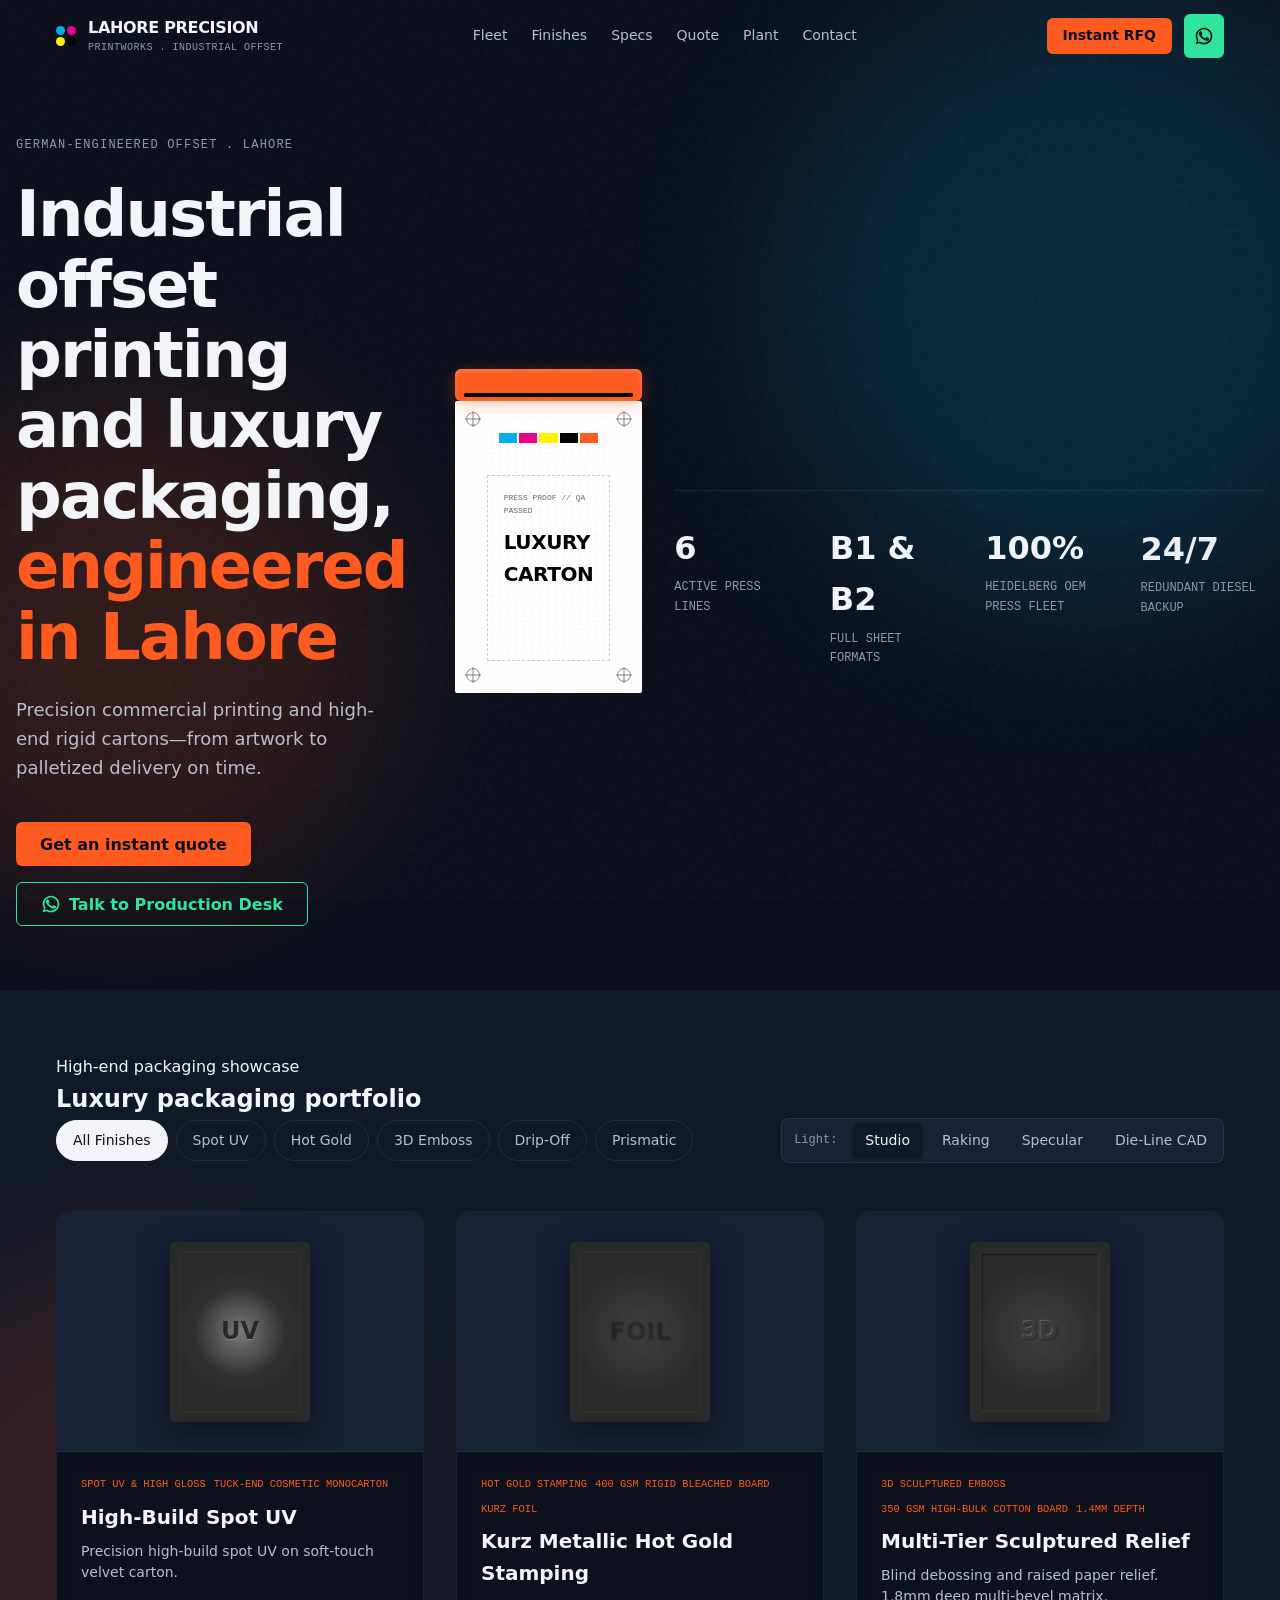
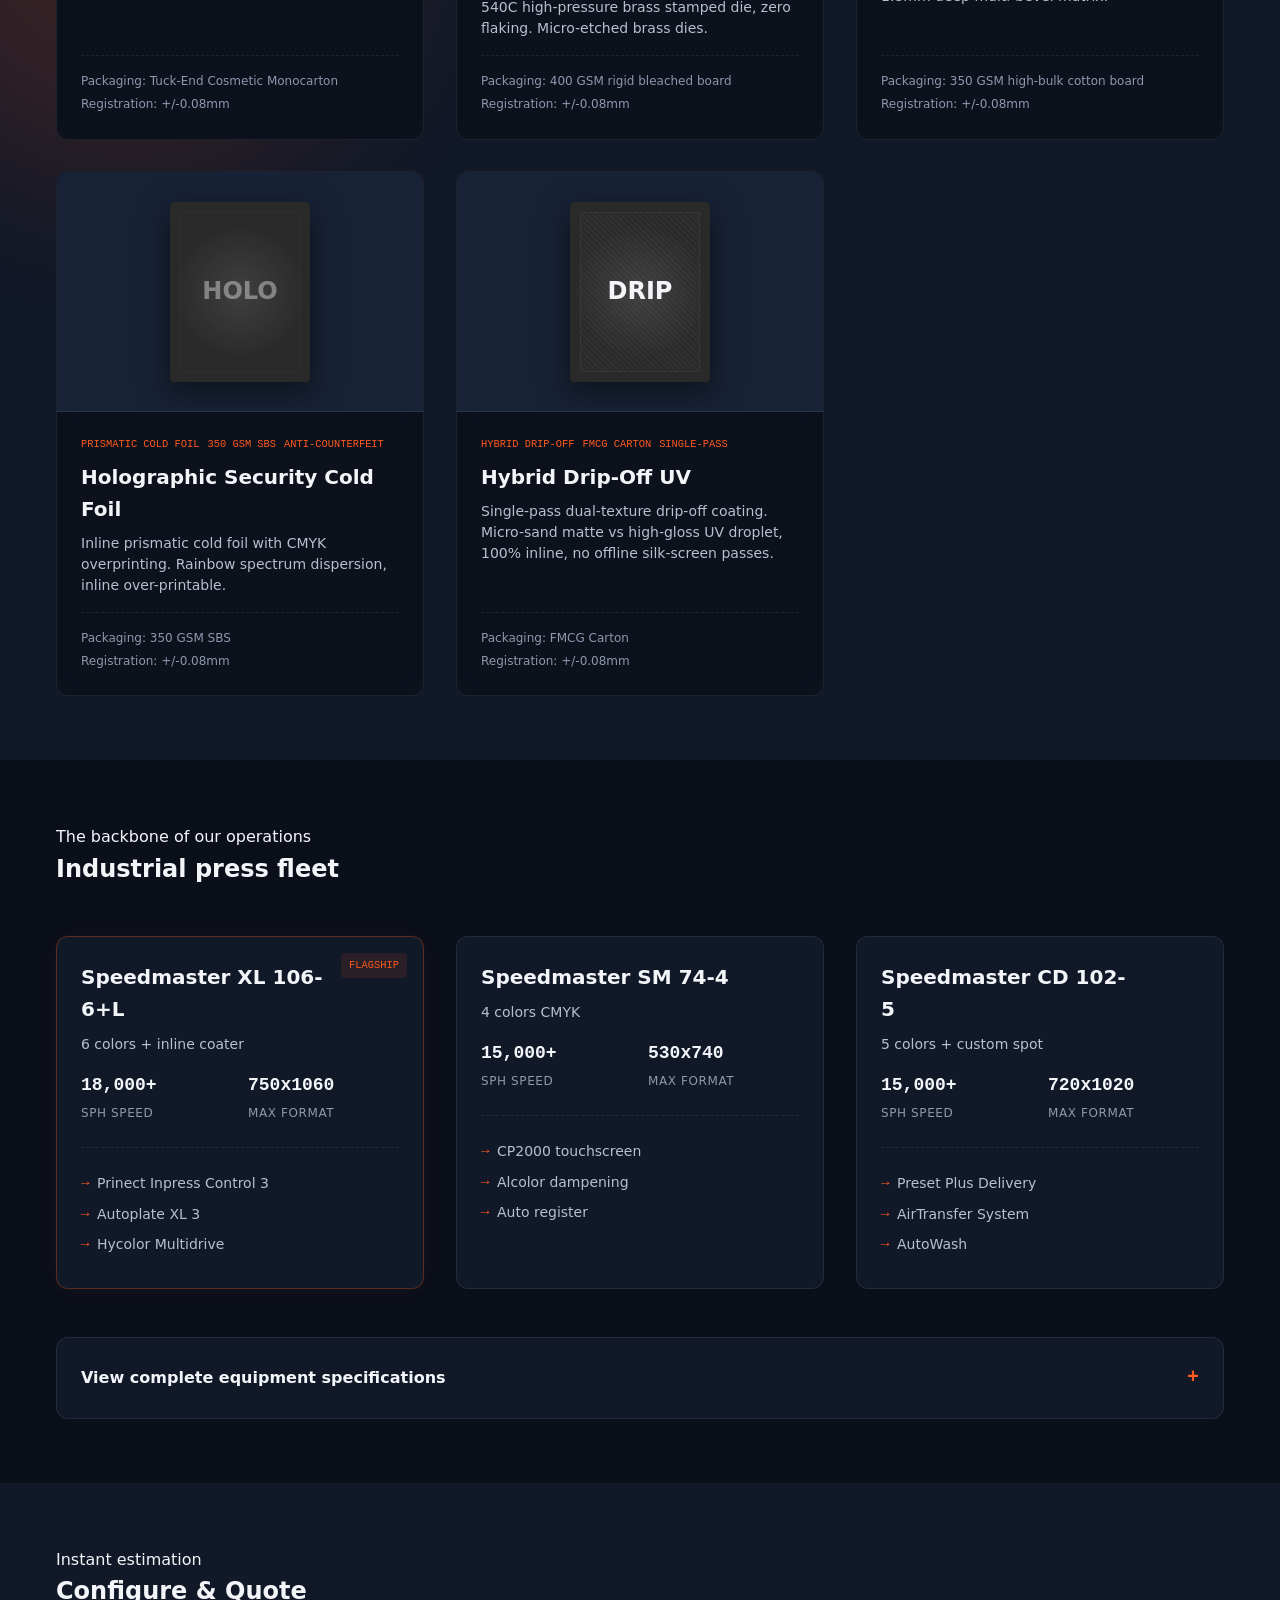
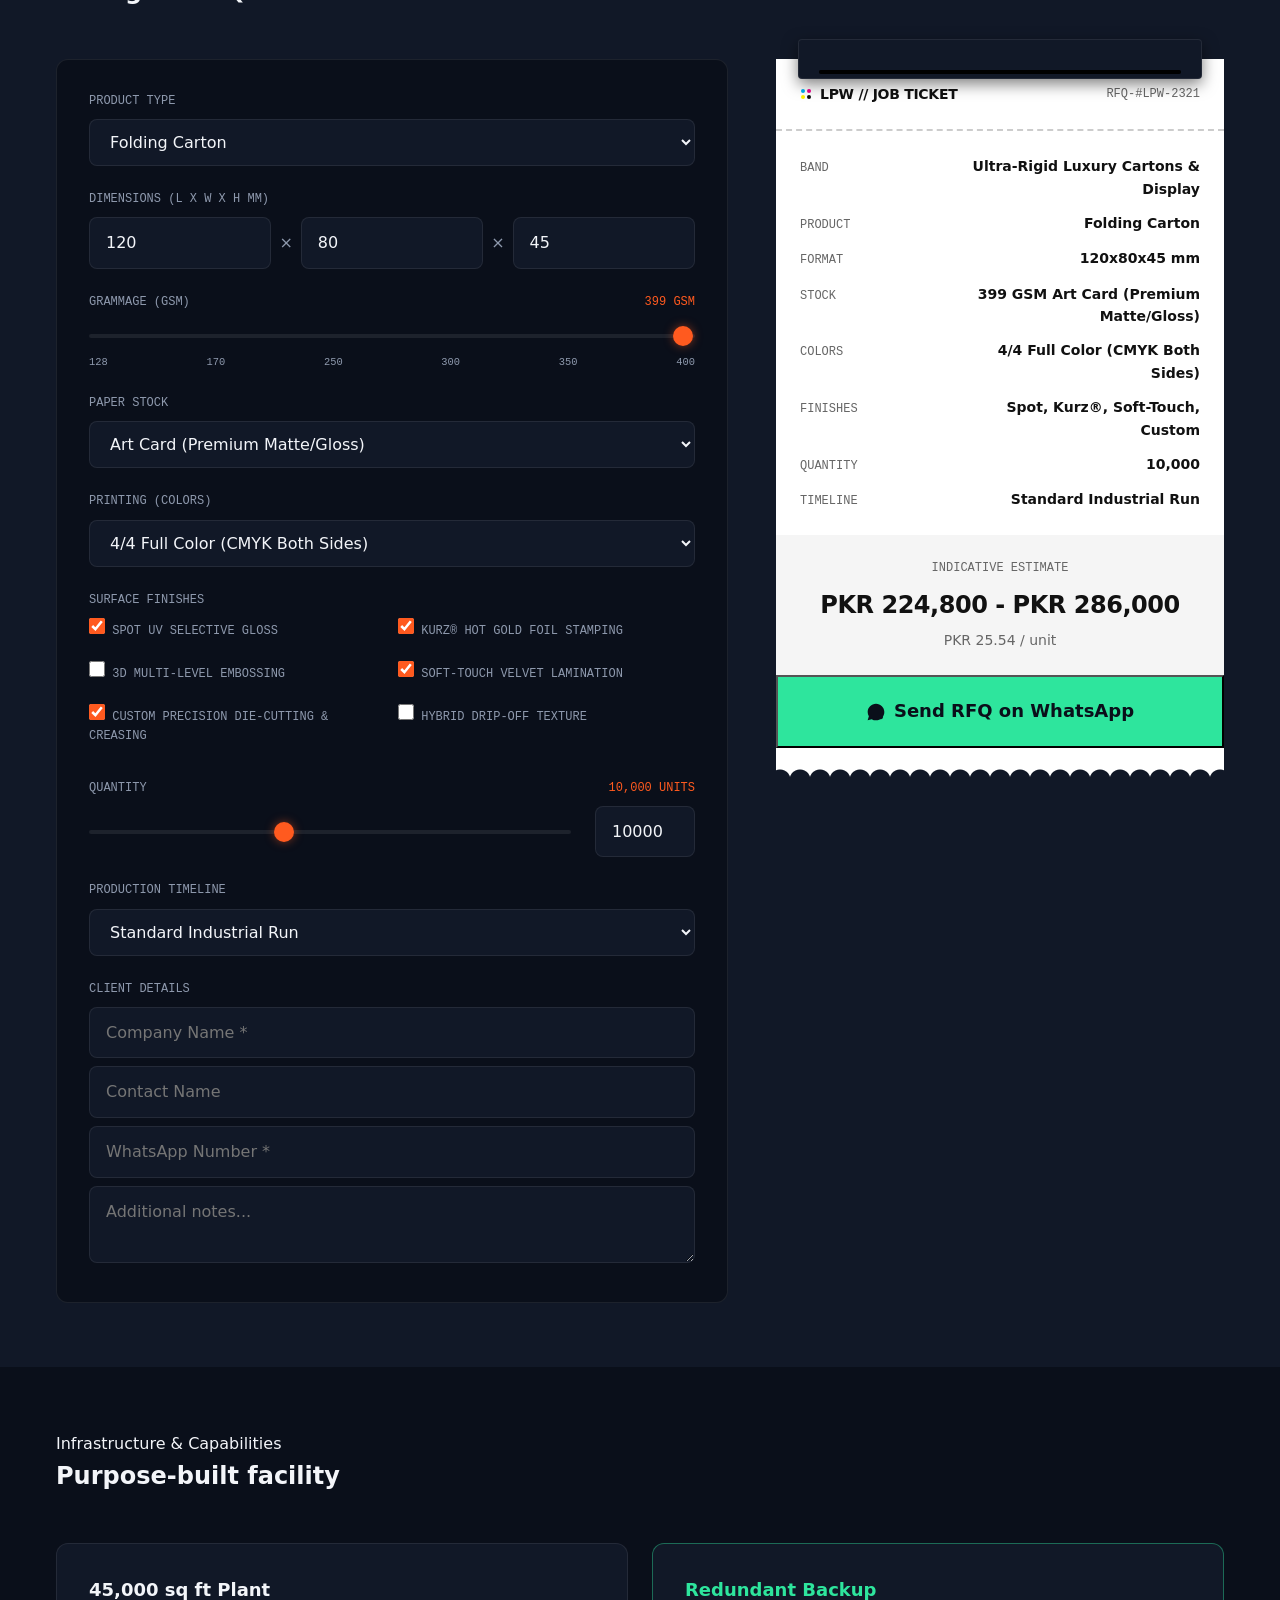
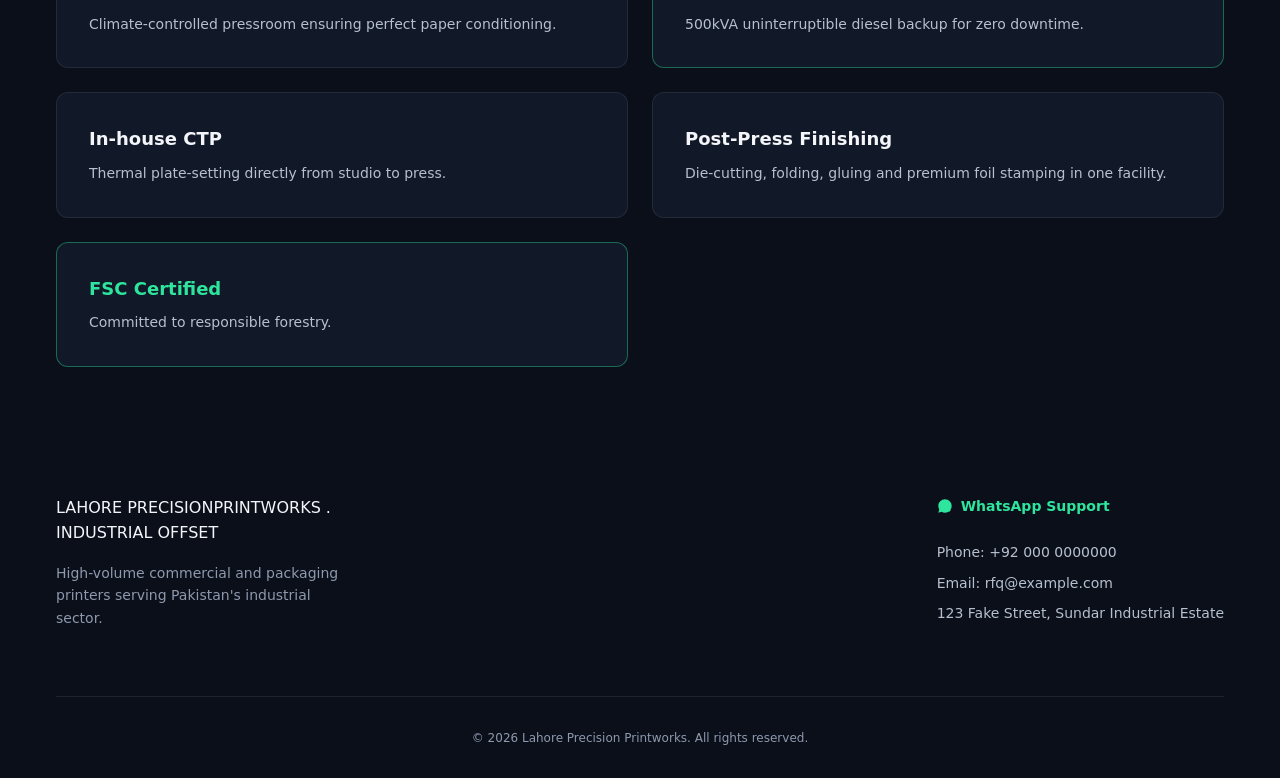
<file: index.html>
<!DOCTYPE html>
<html lang="en" dir="ltr">
<head>
  <meta charset="utf-8">
  <meta name="viewport" content="width=device-width, initial-scale=1">
  <title>Lahore Precision Printworks — Industrial Offset & Luxury Packaging</title>
  <meta name="description" content="German-engineered offset printing and luxury packaging in Lahore. FMCG, pharma, cosmetics.">
  <link rel="canonical" href="https://example.com/"> <!-- TODO -->

  <meta property="og:type" content="website">
  <meta property="og:title" content="Lahore Precision Printworks — Industrial Offset">
  <meta property="og:description" content="German-engineered offset printing and luxury packaging in Lahore.">
  <meta property="og:url" content="https://example.com/"> <!-- TODO -->
  <meta property="og:locale" content="en_PK">

  <!-- Inline SVG favicon -->
  <link rel="icon" href="data:image/svg+xml,<svg xmlns='http://www.w3.org/2000/svg' viewBox='0 0 32 32'><rect width='32' height='32' rx='6' fill='%23FF5A1F'/><text x='50%25' y='55%25' dominant-baseline='central' text-anchor='middle' fill='%230A0F1A' font-family='sans-serif' font-weight='700' font-size='18'>P</text></svg>">

  <!-- Fonts -->
  <link rel="preload" href="assets/inter-latin-400.woff2" as="font" type="font/woff2" crossorigin>
  <link rel="preload" href="assets/inter-latin-600.woff2" as="font" type="font/woff2" crossorigin>
  <link rel="preload" href="assets/inter-latin-700.woff2" as="font" type="font/woff2" crossorigin>
  <link rel="stylesheet" href="styles.css">

  <script src="config.js" defer></script>
  <script src="rfq-logic.js" defer></script>
  <script src="assets/gsap.min.js" defer></script>
  <script src="assets/ScrollTrigger.min.js" defer></script>
  <script src="app.js" defer></script>

  <!-- JSON-LD LocalBusiness -->
  <script type="application/ld+json">
  {
    "@context": "https://schema.org",
    "@type": "LocalBusiness",
    "name": "Lahore Precision Printworks",
    "telephone": "+920000000000",
    "address": {
      "@type": "PostalAddress",
      "streetAddress": "Sundar Industrial Estate",
      "addressLocality": "Lahore",
      "addressCountry": "PK"
    }
  }
  </script>
</head>
<body class="theme-dark">
  <a href="#quote" class="skip-link">Skip to Quote Form</a>
  <div class="noise-overlay" aria-hidden="true"></div>

  <!-- Header Sentinel -->
  <div id="header-sentinel" aria-hidden="true"></div>

  <!-- HEADER -->
  <header class="header" role="banner">
    <div class="container header__inner">
      <a href="#" class="header__brand" aria-label="Lahore Precision Printworks Home">
        <div class="cmyk-dots" aria-hidden="true">
          <span style="background-color: var(--cyan)"></span>
          <span style="background-color: var(--magenta)"></span>
          <span style="background-color: var(--yellow)"></span>
          <span style="background-color: #000"></span>
        </div>
        <div class="brand-text">
          <span class="brand-name">LAHORE PRECISION</span>
          <span class="brand-tagline">Printworks . Industrial Offset</span>
        </div>
      </a>
      
      <nav class="header__nav" aria-label="Main navigation">
        <a href="#fleet">Fleet</a>
        <a href="#portfolio">Finishes</a>
        <a href="#fleet">Specs</a>
        <a href="#quote">Quote</a>
        <a href="#plant">Plant</a>
        <a href="#contact">Contact</a>
      </nav>

      <div class="header__actions">
        <a href="#quote" class="btn btn--primary btn--sm header__cta">Instant RFQ</a>
        <a href="#" class="btn btn--wa btn--icon header__wa" aria-label="Production Desk WhatsApp" id="nav-wa">
          <svg width="20" height="20" viewBox="0 0 24 24" fill="none"><path d="M17.472 14.382c-.297-.149-1.758-.867-2.03-.967-.273-.099-.471-.148-.67.15-.197.297-.767.966-.94 1.164-.173.199-.347.223-.644.075-.297-.15-1.255-.463-2.39-1.475-.883-.788-1.48-1.761-1.653-2.059-.173-.297-.018-.458.13-.606.134-.133.298-.347.446-.52.149-.174.198-.298.298-.497.099-.198.05-.371-.025-.52-.075-.149-.669-1.612-.916-2.207-.242-.579-.487-.5-.669-.51l-.57-.01c-.198 0-.52.074-.792.372-.272.297-1.04 1.016-1.04 2.479 0 1.462 1.065 2.875 1.213 3.074.149.198 2.096 3.2 5.077 4.487.709.306 1.262.489 1.694.625.712.227 1.36.195 1.871.118.571-.085 1.758-.719 2.006-1.413.248-.694.248-1.289.173-1.413-.074-.124-.272-.198-.57-.347z" fill="currentColor"/><path d="M12 2C6.477 2 2 6.477 2 12c0 1.89.525 3.66 1.438 5.168L2 22l4.832-1.438A9.96 9.96 0 0012 22c5.523 0 10-4.477 10-10S17.523 2 12 2zm0 18a8 8 0 01-4.243-1.214l-.257-.154-2.919.868.868-2.919-.154-.257A8 8 0 1112 20z" fill="currentColor"/></svg>
        </a>
        <button class="hamburger" aria-label="Open menu" aria-expanded="false" id="menu-btn">
          <span></span><span></span><span></span>
        </button>
      </div>
    </div>
  </header>

  <main id="main">
    <!-- HERO -->
    <section class="hero" aria-label="Hero">
      <div class="glow-radial glow-radial--cyan" aria-hidden="true"></div>
      <div class="glow-radial glow-radial--orange" aria-hidden="true"></div>

      <div class="container hero__grid">
        <div class="hero__content">
          <p class="hero__eyebrow">German-engineered offset . Lahore</p>
          <h1 class="hero__h1">
            <span class="hero__line">Industrial offset printing</span>
            <span class="hero__line">and luxury packaging,</span>
            <span class="hero__line hero__accent">engineered in Lahore</span>
          </h1>
          <p class="hero__sub">
            Precision commercial printing and high-end rigid cartons—from artwork to palletized delivery on time.
          </p>
          <div class="hero__ctas">
            <a href="#quote" class="btn btn--primary">Get an instant quote</a>
            <a href="#" class="btn btn--wa-outline" id="hero-wa-btn" target="_blank" rel="noopener">
              <svg width="20" height="20" viewBox="0 0 24 24" fill="none"><path d="M17.472 14.382c-.297-.149-1.758-.867-2.03-.967-.273-.099-.471-.148-.67.15-.197.297-.767.966-.94 1.164-.173.199-.347.223-.644.075-.297-.15-1.255-.463-2.39-1.475-.883-.788-1.48-1.761-1.653-2.059-.173-.297-.018-.458.13-.606.134-.133.298-.347.446-.52.149-.174.198-.298.298-.497.099-.198.05-.371-.025-.52-.075-.149-.669-1.612-.916-2.207-.242-.579-.487-.5-.669-.51l-.57-.01c-.198 0-.52.074-.792.372-.272.297-1.04 1.016-1.04 2.479 0 1.462 1.065 2.875 1.213 3.074.149.198 2.096 3.2 5.077 4.487.709.306 1.262.489 1.694.625.712.227 1.36.195 1.871.118.571-.085 1.758-.719 2.006-1.413.248-.694.248-1.289.173-1.413-.074-.124-.272-.198-.57-.347z" fill="currentColor"/><path d="M12 2C6.477 2 2 6.477 2 12c0 1.89.525 3.66 1.438 5.168L2 22l4.832-1.438A9.96 9.96 0 0012 22c5.523 0 10-4.477 10-10S17.523 2 12 2zm0 18a8 8 0 01-4.243-1.214l-.257-.154-2.919.868.868-2.919-.154-.257A8 8 0 1112 20z" fill="currentColor"/></svg>
              Talk to Production Desk
            </a>
          </div>
        </div>

        <div class="hero__visual" aria-hidden="true">
          <!-- Press slot animation -->
          <div class="hero__press-machine">
            <div class="press-machine-slot"></div>
            <div class="press-machine-paper" id="hero-paper">
              <div class="printed-sheet">
                <!-- Registration marks -->
                <svg class="reg-mark reg-tl" width="20" height="20" viewBox="0 0 20 20"><circle cx="10" cy="10" r="8" stroke="currentColor" fill="none"/><line x1="0" y1="10" x2="20" y2="10" stroke="currentColor"/><line x1="10" y1="0" x2="10" y2="20" stroke="currentColor"/></svg>
                <svg class="reg-mark reg-tr" width="20" height="20" viewBox="0 0 20 20"><circle cx="10" cy="10" r="8" stroke="currentColor" fill="none"/><line x1="0" y1="10" x2="20" y2="10" stroke="currentColor"/><line x1="10" y1="0" x2="10" y2="20" stroke="currentColor"/></svg>
                <svg class="reg-mark reg-bl" width="20" height="20" viewBox="0 0 20 20"><circle cx="10" cy="10" r="8" stroke="currentColor" fill="none"/><line x1="0" y1="10" x2="20" y2="10" stroke="currentColor"/><line x1="10" y1="0" x2="10" y2="20" stroke="currentColor"/></svg>
                <svg class="reg-mark reg-br" width="20" height="20" viewBox="0 0 20 20"><circle cx="10" cy="10" r="8" stroke="currentColor" fill="none"/><line x1="0" y1="10" x2="20" y2="10" stroke="currentColor"/><line x1="10" y1="0" x2="10" y2="20" stroke="currentColor"/></svg>
                
                <!-- CMYK Color Bar -->
                <div class="color-bar">
                  <span style="background:var(--cyan)"></span><span style="background:var(--magenta)"></span><span style="background:var(--yellow)"></span><span style="background:#000"></span><span style="background:var(--accent)"></span>
                </div>
                
                <div class="halftone-bg"></div>
                <div class="sheet-content">
                  <div class="sheet-id">PRESS PROOF // QA PASSED</div>
                  <div class="sheet-title">LUXURY CARTON</div>
                </div>
              </div>
            </div>
          </div>
        </div>
      </div>

      <div class="container">
        <div class="hero__stats" id="hero-stats">
          <!-- Populated by JS -->
        </div>
      </div>
    </section>

    <!-- PORTFOLIO -->
    <section id="portfolio" class="section section--surface" aria-label="Luxury packaging portfolio">
      <div class="glow-radial glow-radial--orange" style="top: 20%; right: -10%;" aria-hidden="true"></div>
      <div class="container">
        <p class="section__eyebrow">High-end packaging showcase</p>
        <h2 class="section__title">Luxury packaging <span class="section__accent">portfolio</span></h2>
        
        <!-- Controls -->
        <div class="portfolio-controls">
          <div class="filter-chips" id="portfolio-filters" role="tablist">
            <button class="chip chip--active" data-filter="all" role="tab">All Finishes</button>
            <button class="chip" data-filter="spotuv" role="tab">Spot UV</button>
            <button class="chip" data-filter="foil" role="tab">Hot Gold</button>
            <button class="chip" data-filter="emboss" role="tab">3D Emboss</button>
            <button class="chip" data-filter="dripoff" role="tab">Drip-Off</button>
            <button class="chip" data-filter="holographic" role="tab">Prismatic</button>
          </div>
          
          <div class="segmented-control" role="radiogroup" aria-label="Studio Lighting">
            <span class="seg-label">Light:</span>
            <button class="seg-btn seg-btn--active" data-light="studio" role="radio" aria-checked="true">Studio</button>
            <button class="seg-btn" data-light="raking" role="radio" aria-checked="false">Raking</button>
            <button class="seg-btn" data-light="specular" role="radio" aria-checked="false">Specular</button>
            <button class="seg-btn" data-light="dieline" role="radio" aria-checked="false">Die-Line CAD</button>
          </div>
        </div>

        <!-- Carousel / Grid -->
        <div class="portfolio-grid" id="portfolio-grid">
          <!-- Populated by JS from config -->
        </div>
      </div>
    </section>
    
    <!-- FLEET -->
    <section id="fleet" class="section section--base">
      <div class="container">
        <p class="section__eyebrow">The backbone of our operations</p>
        <h2 class="section__title">Industrial press <span class="section__accent">fleet</span></h2>
        
        <div class="press-cards" id="press-cards">
          <!-- Populated by JS -->
        </div>

        <details class="specs-details">
          <summary>View complete equipment specifications</summary>
          <div class="specs-table-wrap">
            <table class="specs-table" id="specs-table">
              <thead>
                <tr>
                  <th>Machine Model</th>
                  <th>Configuration</th>
                  <th>Format / Capability</th>
                  <th>Max Speed</th>
                  <th>Status</th>
                </tr>
              </thead>
              <tbody>
                <!-- Populated by JS -->
              </tbody>
            </table>
          </div>
        </details>
      </div>
    </section>

        <!-- QUOTE -->
    <section id="quote" class="section section--surface">
      <div class="container">
        <p class="section__eyebrow">Instant estimation</p>
        <h2 class="section__title">Configure & <span class="section__accent">Quote</span></h2>
        
        <div class="quote-grid">
          <div class="quote-form" id="quote-form">
            
            <div class="form-group">
              <label>Product Type</label>
              <select id="rfq-product">
                <option value="Folding Carton">Folding Carton</option>
                <option value="Rigid Box">Premium Rigid Box</option>
                <option value="Mailer Box">Corrugated Mailer</option>
                <option value="Labels">Roll Labels</option>
              </select>
            </div>

            <div class="form-group">
              <label>Dimensions (L x W x H mm)</label>
              <div class="dim-inputs">
                <input type="number" id="rfq-length" placeholder="L" value="120">
                <span>×</span>
                <input type="number" id="rfq-width" placeholder="W" value="80">
                <span>×</span>
                <input type="number" id="rfq-height" placeholder="H" value="45">
              </div>
            </div>
            
            <div class="form-group">
              <label>Grammage (GSM) <span id="gsm-val-display" style="float:right;color:var(--accent);">399 GSM</span></label>
              <input type="range" id="rfq-gsm" min="128" max="400" value="399" class="slider">
              <div class="slider-ticks" id="gsm-ticks"></div>
            </div>

            <div class="form-group">
              <label>Paper Stock</label>
              <select id="rfq-stock"></select>
            </div>

            <div class="form-group">
              <label>Printing (Colors)</label>
              <select id="rfq-colors"></select>
            </div>

            <div class="form-group">
              <label>Surface Finishes</label>
              <div class="checkbox-grid" id="rfq-finishes">
                <!-- Checkboxes populated by JS -->
              </div>
            </div>

            <div class="form-group">
              <label>Quantity <span id="qty-val-display" style="float:right;color:var(--accent);">10,000 units</span></label>
              <div class="qty-wrap">
                <input type="range" id="rfq-qty-slider" min="0" max="5" value="2" class="slider" step="1">
                <input type="number" id="rfq-qty-input" value="10000" style="width:100px;">
              </div>
            </div>

            <div class="form-group">
              <label>Production Timeline</label>
              <select id="rfq-turnaround"></select>
            </div>
            
            <div class="form-group">
              <label>Client Details</label>
              <input type="text" id="rfq-company" placeholder="Company Name *" required>
              <input type="text" id="rfq-name" placeholder="Contact Name" style="margin-top:0.5rem;">
              <input type="tel" id="rfq-phone" placeholder="WhatsApp Number *" required style="margin-top:0.5rem;">
              <textarea id="rfq-notes" placeholder="Additional notes..." rows="2" style="margin-top:0.5rem;"></textarea>
            </div>
            <div id="rfq-company-error" class="form-error">Company and WhatsApp number are required.</div>

          </div>

          <!-- Sticky Job Ticket -->
          <div class="quote-ticket-wrap">
            <div class="job-ticket-wrapper">
              <div class="job-ticket" id="job-ticket">
                <div class="ticket-header">
                  <div class="ticket-logo">
                    <svg width="12" height="12" viewBox="0 0 24 24"><circle cx="6" cy="6" r="4" fill="var(--cyan)"/><circle cx="18" cy="6" r="4" fill="var(--magenta)"/><circle cx="6" cy="18" r="4" fill="var(--yellow)"/><circle cx="18" cy="18" r="4" fill="#111"/></svg>
                    <span>LPW // JOB TICKET</span>
                  </div>
                  <div class="ticket-id" id="ticket-id">RFQ-0000</div>
                </div>
                
                <div class="ticket-body" id="ticket-body">
                  <div class="ticket-row"><span class="t-lbl">Band</span><span class="t-val" id="sum-band">Loading...</span></div>
                  <div class="ticket-row"><span class="t-lbl">Product</span><span class="t-val" id="sum-product">Folding Carton</span></div>
                  <div class="ticket-row"><span class="t-lbl">Format</span><span class="t-val" id="sum-dims">120x80x45 mm</span></div>
                  <div class="ticket-row"><span class="t-lbl">Stock</span><span class="t-val" id="sum-stock">399 GSM Art Card</span></div>
                  <div class="ticket-row"><span class="t-lbl">Colors</span><span class="t-val" id="sum-colors">4/4 Full Color</span></div>
                  <div class="ticket-row"><span class="t-lbl">Finishes</span><span class="t-val" id="sum-finishes">None</span></div>
                  <div class="ticket-row"><span class="t-lbl">Quantity</span><span class="t-val" id="sum-qty">10,000</span></div>
                  <div class="ticket-row"><span class="t-lbl">Timeline</span><span class="t-val" id="sum-timeline">Standard</span></div>
                </div>

                <div class="ticket-total">
                  <div class="est-label">INDICATIVE ESTIMATE</div>
                  <div class="est-range" id="sum-range">PKR 0 - PKR 0</div>
                  <div class="est-unit" id="sum-unit">PKR 0.00 / unit</div>
                </div>

                <button class="btn btn--wa ticket-btn" id="btn-send-wa">
                  <svg width="20" height="20" viewBox="0 0 24 24" fill="currentColor"><path d="M12 2C6.477 2 2 6.477 2 12c0 1.89.525 3.66 1.438 5.168L2 22l4.832-1.438A9.96 9.96 0 0012 22c5.523 0 10-4.477 10-10S17.523 2 12 2zm5.077 14.561c-.198.297-.767.966-.94 1.164-.173.199-.347.223-.644.075-.297-.15-1.255-.463-2.39-1.475-.883-.788-1.48-1.761-1.653-2.059-.173-.297-.018-.458.13-.606.134-.133.298-.347.446-.52.149-.174.198-.298.298-.497.099-.198.05-.371-.025-.52-.075-.149-.669-1.612-.916-2.207-.242-.579-.487-.5-.669-.51l-.57-.01c-.198 0-.52.074-.792.372-.272.297-1.04 1.016-1.04 2.479 0 1.462 1.065 2.875 1.213 3.074.149.198 2.096 3.2 5.077 4.487.709.306 1.262.489 1.694.625.712.227 1.36.195 1.871.118.571-.085 1.758-.719 2.006-1.413.248-.694.248-1.289.173-1.413-.074-.124-.272-.198-.57-.347z"/></svg>
                  Send RFQ on WhatsApp
                </button>
              </div>
            </div>
            
            <div class="ticket-printer-anim" id="printer-anim">
              <div class="printer-slot"></div>
            </div>
          </div>
        </div>
      </div>
    </section>


    <!-- PLANT -->
    <section id="plant" class="section section--base">
      <div class="container">
        <p class="section__eyebrow">Infrastructure & Capabilities</p>
        <h2 class="section__title">Purpose-built <span class="section__accent">facility</span></h2>
        <div class="facilities-grid" id="facilities-grid">
          <!-- Populated by JS -->
        </div>
      </div>
    </section>

    <!-- TRUST -->
    <section id="trust" class="section section--surface trust-section">
      <div class="container text-center">
        <div class="trust-claims" id="trust-claims">
          <!-- Populated by JS -->
        </div>
        <p class="confidentiality-notice">
          <svg width="20" height="20" viewBox="0 0 24 24" fill="none" stroke="currentColor" stroke-width="2"><rect x="3" y="11" width="18" height="11" rx="2" ry="2"></rect><path d="M7 11V7a5 5 0 0 1 10 0v4"></path></svg>
          We strictly protect client confidentiality. No client names or structural dielines are shared publicly.
        </p>
      </div>
    </section>

  </main>

  <!-- FOOTER -->
  <footer class="footer">
    <div class="container">
      <div class="footer__content">
        <div class="footer__brand">
          <div class="logo">
            <div class="logo-mark"><span class="c"></span><span class="m"></span><span class="y"></span><span class="k"></span></div>
            <div class="logo-text">LAHORE PRECISION<span class="tagline">PRINTWORKS . INDUSTRIAL OFFSET</span></div>
          </div>
          <p class="footer__desc">High-volume commercial and packaging printers serving Pakistan's industrial sector.</p>
        </div>
        <div class="footer__contact" id="footer-contact">
          <!-- Populated by JS -->
        </div>
      </div>
      <div class="footer__bottom">
        &copy; <span id="year"></span> Lahore Precision Printworks. All rights reserved.
      </div>
    </div>
  </footer>
</body>
</html>
</file>
<file: styles.css>
/* ==========================================================================
   Lahore Precision Printworks - Base, Header, and Hero Styles
   ========================================================================== */

:root {
  --bg-base: #0A0F1A;
  --bg-surface: #111827;
  --bg-raised: #182236;
  --line: rgba(255,255,255,0.08);
  --text: #F3F5F9;
  --text-2: #B7C0CF;
  --text-muted: #8E99AD;
  --accent: #FF5A1F;
  --accent-text: #FF7A45;
  --on-accent: #0A0F1A;
  --wa: #2EE59D;
  --foil: #E3B65B;
  --cyan: #00AEEF;
  --magenta: #EC008C;
  --yellow: #FFF200;

  --font-main: 'Inter', system-ui, sans-serif;
  --font-mono: 'SF Mono', Consolas, monospace;

  --header-h: 72px;
}

/* Reset */
*, *::before, *::after { box-sizing: border-box; margin: 0; padding: 0; }
html { scroll-behavior: smooth; font-size: 16px; scroll-padding-top: var(--header-h); }
body {
  font-family: var(--font-main);
  background: var(--bg-base);
  color: var(--text);
  line-height: 1.6;
  overflow-x: hidden;
  -webkit-font-smoothing: antialiased;
}
a { color: inherit; text-decoration: none; }
button, input, select, textarea { font: inherit; color: inherit; }

/* Focus & A11y */
:focus-visible { outline: 2px solid var(--accent); outline-offset: 2px; }
.skip-link {
  position: absolute; top: -100px; left: 1rem;
  background: var(--accent); color: var(--on-accent);
  padding: 0.5rem 1rem; z-index: 9999; border-radius: 4px; font-weight: bold;
}
.skip-link:focus { top: 1rem; }

/* Atmosphere */
.noise-overlay {
  position: fixed; inset: 0; z-index: 9998; pointer-events: none; opacity: 0.03;
  background-image: url("data:image/svg+xml,%3Csvg viewBox='0 0 200 200' xmlns='http://www.w3.org/2000/svg'%3E%3Cfilter id='n'%3E%3CfeTurbulence type='fractalNoise' baseFrequency='0.9' numOctaves='3' stitchTiles='stitch'/%3E%3C/filter%3E%3Crect width='100%25' height='100%25' filter='url(%23n)'/%3E%3C/svg%3E");
}
.glow-radial {
  position: absolute; border-radius: 50%; pointer-events: none; filter: blur(80px); opacity: 0.15; z-index: 0;
}
.glow-radial--cyan { width: 50vw; height: 50vw; top: -10%; right: -10%; background: var(--cyan); }
.glow-radial--orange { width: 40vw; height: 40vw; bottom: 10%; left: -10%; background: var(--accent); }

/* Layout */
.container { width: 100%; max-width: 1200px; margin: 0 auto; padding: 0 16px; }
.section { padding: 4rem 0; position: relative; }
.section--surface { background: var(--bg-surface); }

/* Buttons */
.btn {
  display: inline-flex; align-items: center; justify-content: center; gap: 8px;
  min-height: 44px; padding: 0 24px; border-radius: 6px; font-weight: 600; cursor: pointer;
  transition: transform 0.2s, background 0.2s, opacity 0.2s; white-space: nowrap;
}
.btn:active { transform: scale(0.98); }
.btn--primary { background: var(--accent); color: var(--on-accent); }
.btn--primary:hover { background: var(--accent-text); }
.btn--wa { background: var(--wa); color: var(--on-accent); }
.btn--wa-outline { border: 1px solid var(--wa); color: var(--wa); }
.btn--wa-outline:hover { background: rgba(46,229,157,0.1); }
.btn--sm { min-height: 36px; padding: 0 16px; font-size: 0.875rem; }
.btn--icon { padding: 0 10px; }

/* --------------------------------------------------------------------------
   HEADER
   -------------------------------------------------------------------------- */
#header-sentinel { position: absolute; top: 0; width: 1px; height: 40px; }
.header {
  position: sticky; top: 0; z-index: 100; height: var(--header-h);
  background: transparent; border-bottom: 1px solid transparent;
  transition: background 0.3s, border-color 0.3s, backdrop-filter 0.3s;
}
.header--solid {
  background: rgba(10, 15, 26, 0.85); border-bottom-color: var(--line);
  backdrop-filter: blur(12px); -webkit-backdrop-filter: blur(12px);
}
.header__inner { display: flex; align-items: center; justify-content: space-between; height: 100%; }
.header__brand { display: flex; align-items: center; gap: 12px; z-index: 2; }
.cmyk-dots { display: grid; grid-template-columns: 1fr 1fr; gap: 2px; width: 20px; height: 20px; }
.cmyk-dots span { display: block; width: 100%; height: 100%; border-radius: 50%; }
.brand-text { display: flex; flex-direction: column; }
.brand-name { font-weight: 700; font-size: 1rem; letter-spacing: -0.02em; }
.brand-tagline { font-family: var(--font-mono); font-size: 0.625rem; color: var(--text-muted); text-transform: uppercase; letter-spacing: 0.05em; }

.header__nav { display: none; gap: 24px; }
.header__nav a { font-size: 0.875rem; font-weight: 500; color: var(--text-2); transition: color 0.2s; white-space: nowrap; }
.header__nav a:hover { color: var(--text); }
.header__actions { display: flex; align-items: center; gap: 12px; }

.hamburger {
  display: flex; flex-direction: column; gap: 4px; background: none; border: none; padding: 8px; cursor: pointer;
}
.hamburger span { display: block; width: 24px; height: 2px; background: var(--text); transition: 0.2s; }

@media (max-width: 991px) {
  .header__wa { display: none; }
}

/* --------------------------------------------------------------------------
   HERO
   -------------------------------------------------------------------------- */
.hero {
  min-height: max(600px, calc(100vh - var(--header-h))); display: flex; align-items: center;
  padding: 4rem 0; position: relative;
}
.hero__grid { display: grid; grid-template-columns: 1fr; gap: 3rem; align-items: center; position: relative; z-index: 1; }
.hero__content { max-width: 600px; }
.hero__eyebrow {
  font-family: var(--font-mono); font-size: 0.75rem; color: var(--text-muted); text-transform: uppercase;
  letter-spacing: 0.1em; margin-bottom: 1.5rem;
}
.hero__h1 { font-size: clamp(2.5rem, 5vw, 4rem); font-weight: 700; line-height: 1.1; letter-spacing: -0.03em; margin-bottom: 1.5rem; }
.hero__line { display: block; }
.hero__accent { color: var(--accent); }
.hero__sub { font-size: 1.125rem; color: var(--text-2); margin-bottom: 2.5rem; max-width: 480px; }
.hero__ctas { display: flex; flex-wrap: wrap; gap: 1rem; }

.hero__visual { display: none; justify-content: center; perspective: 1000px; }
.hero__press-machine {
  width: 100%; max-width: 400px; position: relative;
}
.press-machine-slot {
  height: 32px; 
  background: var(--accent); 
  border-radius: 6px; 
  position: relative; 
  z-index: 2;
  display: flex;
  justify-content: center;
  align-items: flex-end;
  box-shadow: 0 4px 15px rgba(255, 90, 31, 0.3), inset 0 2px 5px rgba(255,255,255,0.2);
}
.press-machine-slot::after {
  content: '';
  width: 90%; 
  height: 4px;
  background: #000;
  border-radius: 2px;
  margin-bottom: 4px;
  box-shadow: inset 0 2px 4px rgba(0,0,0,0.6);
}
.press-machine-paper {
  position: relative; z-index: 1; overflow: hidden;
}
.printed-sheet {
  background: #fff; color: #000; padding: 2rem; border-radius: 2px; box-shadow: 0 20px 40px rgba(0,0,0,0.5);
  position: relative; aspect-ratio: 3/4; transform-origin: top center;
}
.reg-mark { position: absolute; color: #666; width: 16px; height: 16px; }
.reg-tl { top: 10px; left: 10px; } .reg-tr { top: 10px; right: 10px; }
.reg-bl { bottom: 10px; left: 10px; } .reg-br { bottom: 10px; right: 10px; }
.color-bar { display: flex; gap: 2px; height: 10px; width: 80%; margin: 0 auto 2rem; }
.color-bar span { flex: 1; }
.halftone-bg {
  position: absolute; inset: 2rem; opacity: 0.1;
  background-image: radial-gradient(circle, var(--accent) 1px, transparent 1px); background-size: 8px 8px;
}
.sheet-content { position: relative; z-index: 2; border: 1px dashed #ccc; padding: 1rem; height: 100%; }
.sheet-id { font-family: var(--font-mono); font-size: 0.5rem; color: #666; margin-bottom: 0.5rem; }
.sheet-title { font-weight: 700; font-size: 1.25rem; letter-spacing: -0.02em; }

.hero__stats {
  display: grid; grid-template-columns: repeat(2, 1fr); gap: 2rem; margin-top: 4rem; padding-top: 2rem; border-top: 1px solid var(--line);
}
.stat-item { display: flex; flex-direction: column; gap: 4px; }
.stat-val { font-size: 2rem; font-weight: 700; color: var(--text); }
.stat-lbl { font-family: var(--font-mono); font-size: 0.75rem; color: var(--text-muted); text-transform: uppercase; }

/* Responsive */
@media (min-width: 768px) {
  .hero__stats { grid-template-columns: repeat(4, 1fr); margin-top: 5rem; }
  .hero__visual { display: flex; margin: 3rem auto 0; width: 100%; max-width: 400px; }
}

@media (min-width: 992px) {
  .hamburger { display: none; }
  .header__nav { display: flex; }
  .hero__grid { grid-template-columns: 1fr 1fr; gap: 3rem; }
  .hero__visual { margin: 0; max-width: none; justify-content: flex-end; }
  .hero__stats { margin-top: 6rem; }
}

@media (prefers-reduced-motion: reduce) {
  *, *::before, *::after { animation-duration: 0.01ms !important; transition-duration: 0.01ms !important; }
}

/* ==========================================================================
   PORTFOLIO SECTION
   ========================================================================== */

.portfolio-controls {
  display: flex;
  flex-direction: column;
  gap: 1.5rem;
  margin-bottom: 3rem;
}

@media (min-width: 768px) {
  .portfolio-controls {
    flex-direction: row;
    justify-content: space-between;
    align-items: center;
  }
}

.filter-chips, .segmented-control {
  display: flex;
  gap: 0.5rem;
  flex-wrap: wrap;
}

.chip {
  padding: 0.5rem 1rem;
  border-radius: 999px;
  background: transparent;
  border: 1px solid var(--line);
  color: var(--text-2);
  font-size: 0.875rem;
  font-weight: 500;
  cursor: pointer;
  transition: all 0.2s ease;
}

.chip:hover, .chip--active {
  background: var(--bg-raised);
  color: var(--text);
  border-color: var(--text-muted);
}

.chip--active {
  background: var(--text);
  color: var(--bg-base);
  border-color: var(--text);
}

.segmented-control {
  background: var(--bg-raised);
  padding: 0.25rem;
  border-radius: 0.5rem;
  border: 1px solid var(--line);
  align-items: center;
}

.seg-label {
  font-family: var(--font-mono);
  font-size: 0.75rem;
  color: var(--text-muted);
  padding: 0 0.5rem;
}

.seg-btn {
  padding: 0.375rem 0.75rem;
  border-radius: 0.25rem;
  background: transparent;
  border: none;
  color: var(--text-2);
  font-size: 0.875rem;
  cursor: pointer;
  transition: all 0.2s ease;
}

.seg-btn:hover { color: var(--text); }
.seg-btn--active {
  background: var(--bg-surface);
  color: var(--text);
  box-shadow: 0 2px 4px rgba(0,0,0,0.2);
}

.portfolio-grid {
  display: grid;
  grid-template-columns: 1fr;
  gap: 2rem;
}

@media (min-width: 768px) {
  .portfolio-grid { grid-template-columns: repeat(2, 1fr); }
}

@media (min-width: 1200px) {
  .portfolio-grid { grid-template-columns: repeat(3, 1fr); }
}

/* Portfolio Cards */
.port-card {
  position: relative;
  border: 1px solid var(--line);
  background: var(--bg-base);
  border-radius: 0.75rem;
  overflow: hidden;
  display: flex;
  flex-direction: column;
  transition: opacity 0.4s ease, transform 0.4s ease;
  will-change: transform, opacity;
}

.port-card.hidden {
  display: none;
}

.port-card__visual {
  height: 240px;
  background: var(--bg-raised);
  border-bottom: 1px solid var(--line);
  display: flex;
  align-items: center;
  justify-content: center;
  position: relative;
  overflow: hidden;
  /* Variables updated by JS */
  --mx: 50%;
  --my: 50%;
}

.port-card__content {
  padding: 1.5rem;
  flex: 1;
  display: flex;
  flex-direction: column;
  background: rgba(255,255,255,0.01);
  backdrop-filter: blur(8px);
}

.port-tags {
  font-family: var(--font-mono);
  font-size: 0.65rem;
  color: var(--accent);
  text-transform: uppercase;
  margin-bottom: 0.5rem;
  display: flex;
  flex-wrap: wrap;
  gap: 0.5rem;
}

.port-title {
  font-size: 1.25rem;
  font-weight: 700;
  margin-bottom: 0.5rem;
}

.port-desc {
  font-size: 0.875rem;
  color: var(--text-2);
  line-height: 1.5;
  margin-bottom: 1rem;
}

.port-specs {
  margin-top: auto;
  padding-top: 1rem;
  border-top: 1px dashed var(--line);
  font-size: 0.75rem;
  color: var(--text-muted);
  display: flex;
  flex-direction: column;
  gap: 0.25rem;
}

/* Mock Cartons */
.mock-carton {
  width: 140px;
  height: 180px;
  background: #2a2a2a;
  border-radius: 4px;
  position: relative;
  box-shadow: 0 10px 30px rgba(0,0,0,0.5);
  transform-style: preserve-3d;
  transition: transform 0.2s ease;
}

@media (hover: hover) and (pointer: fine) {
  .port-card__visual:hover .mock-carton {
    transform: perspective(600px) rotateX(calc((var(--my) - 50%) * -0.1deg)) rotateY(calc((var(--mx) - 50%) * 0.1deg));
  }
}

/* Base lighting overlay applied to all cartons */
.mock-carton::after {
  content: '';
  position: absolute;
  inset: 0;
  border-radius: inherit;
  pointer-events: none;
  background: radial-gradient(
    circle at var(--mx) var(--my),
    rgba(255,255,255,0.1) 0%,
    transparent 60%
  );
  z-index: 10;
}

/* Effect Layers */
.effect-layer {
  position: absolute;
  inset: 10px;
  border: 1px solid rgba(255,255,255,0.05);
  border-radius: 2px;
  display: flex;
  align-items: center;
  justify-content: center;
  font-family: var(--font-heading);
  font-weight: 700;
  font-size: 1.5rem;
  text-align: center;
}

/* Spot UV */
.effect--spotuv {
  background: transparent;
  color: #111;
  text-shadow: 0 1px 1px rgba(255,255,255,0.2);
}
.effect--spotuv::before {
  content: '';
  position: absolute;
  inset: -10px;
  background: radial-gradient(
    circle at var(--mx) var(--my),
    rgba(255,255,255,0.3) 0%,
    transparent 40%
  );
  mix-blend-mode: overlay;
}

/* Foil */
.effect--foil {
  color: transparent;
  background: linear-gradient(
    calc(var(--mx) * 1deg), 
    #b38b36 0%, 
    #ffebb7 20%, 
    #d4af37 50%, 
    #ffebb7 80%, 
    #b38b36 100%
  );
  background-clip: text;
  -webkit-background-clip: text;
  text-shadow: 0px 1px 2px rgba(0,0,0,0.5);
}

/* Emboss */
.effect--emboss {
  color: #2a2a2a;
  text-shadow: 
    -1px -1px 1px rgba(255,255,255,0.2),
    1px 1px 2px rgba(0,0,0,0.5);
  box-shadow: inset 1px 1px 3px rgba(0,0,0,0.5), inset -1px -1px 3px rgba(255,255,255,0.1);
}

/* Drip-off */
.effect--dripoff {
  background: repeating-linear-gradient(
    45deg,
    transparent,
    transparent 2px,
    rgba(255,255,255,0.03) 2px,
    rgba(255,255,255,0.03) 4px
  );
}

/* Holographic */
.effect--holographic {
  background: linear-gradient(
    calc(var(--mx) * 1deg + var(--my) * 1deg),
    #ff0000, #ff7f00, #ffff00, #00ff00, #0000ff, #4b0082, #9400d3
  );
  opacity: 0.4;
  mix-blend-mode: screen;
}

/* Lighting Modes (Controlled by body[data-light="..."]) */
body[data-light="studio"] .mock-carton::after {
  background: radial-gradient(circle at var(--mx) var(--my), rgba(255,255,255,0.15) 0%, transparent 60%);
}
body[data-light="raking"] .mock-carton::after {
  background: linear-gradient(100deg, rgba(255,255,255,0.05) 0%, rgba(255,255,255,0.2) 5%, transparent 20%);
}
body[data-light="specular"] .mock-carton::after {
  background: radial-gradient(circle at var(--mx) var(--my), rgba(255,255,255,0.4) 0%, transparent 40%);
}
body[data-light="dieline"] .mock-carton {
  background: transparent;
  border: 1px dashed var(--cyan);
  box-shadow: none;
}
body[data-light="dieline"] .effect-layer {
  border-color: var(--magenta);
  color: var(--cyan) !important;
  text-shadow: none !important;
  background: transparent !important;
  -webkit-text-fill-color: var(--cyan);
}
body[data-light="dieline"] .mock-carton::after { display: none; }

/* ==========================================================================
   FLEET SECTION
   ========================================================================== */

.press-cards {
  display: grid;
  grid-template-columns: 1fr;
  gap: 2rem;
  margin: 3rem 0;
}

@media (min-width: 768px) {
  .press-cards { grid-template-columns: repeat(2, 1fr); }
}

@media (min-width: 1200px) {
  .press-cards { grid-template-columns: repeat(3, 1fr); }
}

.press-card {
  background: var(--bg-surface);
  border: 1px solid var(--line);
  border-radius: 0.75rem;
  padding: 1.5rem;
  transition: transform 0.4s cubic-bezier(0.175, 0.885, 0.32, 1.275);
  will-change: transform;
  position: relative;
  overflow: hidden;
}

.press-card--flagship {
  border-color: rgba(255, 90, 31, 0.3);
  box-shadow: 0 0 20px rgba(255, 90, 31, 0.05);
}

.press-card--flagship::before {
  content: 'FLAGSHIP';
  position: absolute;
  top: 1rem;
  right: 1rem;
  font-family: var(--font-mono);
  font-size: 0.65rem;
  color: var(--accent);
  background: rgba(255, 90, 31, 0.1);
  padding: 0.25rem 0.5rem;
  border-radius: 4px;
}

@media (hover: hover) and (pointer: fine) {
  .press-card:hover {
    transform: translateY(-8px) rotateX(2deg) rotateY(2deg);
  }
}

.press-model {
  font-size: 1.25rem;
  font-weight: 700;
  margin-bottom: 0.5rem;
  padding-right: 4rem; /* space for flagship tag */
}

.press-config {
  font-size: 0.875rem;
  color: var(--text-2);
  margin-bottom: 1rem;
}

.press-stats {
  display: grid;
  grid-template-columns: 1fr 1fr;
  gap: 1rem;
  margin-bottom: 1.5rem;
  padding-bottom: 1.5rem;
  border-bottom: 1px dashed var(--line);
}

.press-stat-val {
  font-family: var(--font-mono);
  font-size: 1.125rem;
  font-weight: 700;
  color: var(--text);
  margin-bottom: 0.25rem;
}

.press-stat-lbl {
  font-size: 0.75rem;
  color: var(--text-muted);
  text-transform: uppercase;
  letter-spacing: 0.05em;
}

.press-highlights {
  list-style: none;
  font-size: 0.875rem;
  color: var(--text-2);
}

.press-highlights li {
  position: relative;
  padding-left: 1rem;
  margin-bottom: 0.5rem;
}

.press-highlights li::before {
  content: '→';
  position: absolute;
  left: 0;
  color: var(--accent);
  font-family: var(--font-mono);
}

/* Specs Table */
.specs-details {
  background: var(--bg-surface);
  border: 1px solid var(--line);
  border-radius: 0.75rem;
  overflow: hidden;
}

.specs-details > summary {
  padding: 1.5rem;
  font-weight: 600;
  cursor: pointer;
  display: flex;
  align-items: center;
  justify-content: space-between;
  user-select: none;
}

.specs-details > summary::after {
  content: '+';
  font-size: 1.25rem;
  font-family: var(--font-mono);
  color: var(--accent);
  transition: transform 0.2s ease;
}

.specs-details[open] > summary::after {
  transform: rotate(45deg);
}

.specs-table-wrap {
  overflow-x: auto;
  padding: 0 1.5rem 1.5rem;
}

.specs-table {
  width: 100%;
  border-collapse: collapse;
  font-size: 0.875rem;
  min-width: 600px;
}

.specs-table th {
  text-align: left;
  padding: 1rem 0.5rem;
  border-bottom: 1px solid rgba(255,255,255,0.1);
  color: var(--text-muted);
  font-weight: 500;
  font-family: var(--font-mono);
  text-transform: uppercase;
  font-size: 0.75rem;
}

.specs-table td {
  padding: 1rem 0.5rem;
  border-bottom: 1px dashed var(--line);
  color: var(--text-2);
}

.specs-table tr:last-child td {
  border-bottom: none;
}

.status-badge {
  display: inline-block;
  padding: 0.25rem 0.5rem;
  border-radius: 999px;
  background: rgba(46, 229, 157, 0.1);
  color: var(--wa);
  font-size: 0.75rem;
  font-family: var(--font-mono);
}
.status-badge.standby {
  background: rgba(255, 255, 255, 0.05);
  color: var(--text-muted);
}

/* ==========================================================================
   QUOTE SECTION
   ========================================================================== */

.quote-grid {
  display: grid;
  grid-template-columns: 1fr;
  gap: 3rem;
  margin-top: 3rem;
}

@media (min-width: 992px) {
  .quote-grid { grid-template-columns: 1.5fr 1fr; align-items: flex-start; }
}

.quote-form {
  background: var(--bg-base);
  border: 1px solid var(--line);
  border-radius: 0.75rem;
  padding: 2rem;
  display: flex;
  flex-direction: column;
  gap: 1.5rem;
}

.form-group label {
  display: block;
  font-family: var(--font-mono);
  font-size: 0.75rem;
  color: var(--text-muted);
  text-transform: uppercase;
  margin-bottom: 0.5rem;
}

.form-group select,
.form-group input[type="text"],
.form-group input[type="tel"],
.form-group input[type="number"],
.form-group textarea {
  width: 100%;
  background: var(--bg-surface);
  border: 1px solid var(--line);
  color: var(--text);
  padding: 0.75rem 1rem;
  border-radius: 0.5rem;
  font-family: var(--font-body);
  font-size: 1rem;
  transition: border-color 0.2s ease;
}

.form-group select:focus,
.form-group input:focus,
.form-group textarea:focus {
  outline: none;
  border-color: var(--accent);
}

.dim-inputs {
  display: flex;
  align-items: center;
  gap: 0.5rem;
}
.dim-inputs input { min-width: 0; }
.dim-inputs span { color: var(--text-muted); }

/* Custom Sliders */
.slider {
  -webkit-appearance: none;
  width: 100%;
  background: transparent;
}
.slider::-webkit-slider-thumb {
  -webkit-appearance: none;
  height: 20px; width: 20px;
  border-radius: 50%;
  background: var(--accent);
  cursor: pointer;
  margin-top: -8px;
  box-shadow: 0 0 10px rgba(255, 90, 31, 0.5);
}
.slider::-webkit-slider-runnable-track {
  width: 100%; height: 4px;
  cursor: pointer;
  background: var(--line);
  border-radius: 2px;
}

.slider-ticks {
  display: flex;
  justify-content: space-between;
  margin-top: 0.5rem;
  font-family: var(--font-mono);
  font-size: 0.65rem;
  color: var(--text-muted);
}

.qty-wrap {
  display: flex;
  align-items: center;
  gap: 1.5rem;
}
.qty-wrap .slider { flex: 1; }

.checkbox-grid {
  display: grid;
  grid-template-columns: repeat(2, 1fr);
  gap: 0.75rem;
}
.checkbox-item {
  display: flex;
  align-items: center;
  gap: 0.5rem;
  font-size: 0.875rem;
  color: var(--text-2);
  cursor: pointer;
}
.checkbox-item input[type="checkbox"] {
  accent-color: var(--accent);
  width: 16px; height: 16px;
}

.form-error {
  display: none;
  color: var(--magenta);
  font-size: 0.875rem;
  background: rgba(236, 0, 140, 0.1);
  padding: 0.75rem;
  border-radius: 0.25rem;
}
.form-error--visible { display: block; }

/* Job Ticket */
.quote-ticket-wrap {
  position: sticky;
  top: 120px;
}

.job-ticket-wrapper {
  clip-path: inset(0 -50px -50px -50px);
}

.job-ticket {
  background: #fff;
  color: #111;
  border-radius: 0;
  box-shadow: 0 10px 40px rgba(0,0,0,0.5);
  position: relative;
  z-index: 2;
  will-change: transform, clip-path;
  /* Perforated bottom edge */
  padding-bottom: 2rem;
  mask-image: radial-gradient(circle at 10px 100%, transparent 10px, black 11px);
  mask-position: bottom;
  mask-size: 20px 100%;
  mask-repeat: repeat-x;
  -webkit-mask-image: radial-gradient(circle at 10px 100%, transparent 10px, black 11px);
  -webkit-mask-position: bottom;
  -webkit-mask-size: 20px 100%;
  -webkit-mask-repeat: repeat-x;
}

.ticket-header {
  padding: 1.5rem;
  border-bottom: 2px dashed #ccc;
  display: flex;
  justify-content: space-between;
  align-items: center;
}

.ticket-logo {
  display: flex;
  align-items: center;
  gap: 0.5rem;
  font-weight: 800;
  font-size: 0.875rem;
  letter-spacing: -0.02em;
}

.ticket-id {
  font-family: var(--font-mono);
  font-size: 0.75rem;
  color: #666;
}

.ticket-body {
  padding: 1.5rem;
  display: flex;
  flex-direction: column;
  gap: 0.75rem;
}

.ticket-row {
  display: flex;
  justify-content: space-between;
  align-items: baseline;
  font-size: 0.875rem;
  transition: background-color 0.3s;
}

.ticket-row.flash {
  background-color: rgba(255, 90, 31, 0.2);
}

.t-lbl { color: #666; font-family: var(--font-mono); font-size: 0.75rem; text-transform: uppercase; }
.t-val { font-weight: 600; text-align: right; max-width: 60%; }

.ticket-total {
  background: #f5f5f5;
  padding: 1.5rem;
  text-align: center;
}

.est-label { font-family: var(--font-mono); font-size: 0.75rem; color: #666; margin-bottom: 0.5rem; }
.est-range { font-size: 1.5rem; font-weight: 800; color: #111; letter-spacing: -0.02em; }
.est-unit { font-size: 0.875rem; color: #666; margin-top: 0.25rem; }

.ticket-btn {
  width: 100%;
  border-radius: 0;
  padding: 1.25rem;
  font-size: 1.125rem;
}

/* Printer Animation */
.ticket-printer-anim {
  position: absolute;
  top: -20px; left: 5%; right: 5%;
  height: 40px;
  background: var(--bg-surface);
  border: 1px solid var(--line);
  border-radius: 4px;
  z-index: 3;
  display: flex;
  justify-content: center;
  align-items: flex-end;
  box-shadow: 0 5px 15px rgba(0,0,0,0.5);
}
.printer-slot {
  width: 90%; height: 4px;
  background: #000;
  border-radius: 2px;
  margin-bottom: 4px;
  box-shadow: inset 0 2px 4px rgba(0,0,0,0.5);
}

/* Fix horizontal scroll */
html, body { overflow-x: hidden; width: 100%; }

/* ==========================================================================
   PLANT, TRUST, FOOTER
   ========================================================================== */

.facilities-grid {
  display: grid;
  grid-template-columns: 1fr;
  gap: 1.5rem;
  margin-top: 3rem;
}
@media (min-width: 768px) {
  .facilities-grid { grid-template-columns: repeat(2, 1fr); }
}

.facility-card {
  background: var(--bg-surface);
  border: 1px solid var(--line);
  padding: 2rem;
  border-radius: 0.75rem;
  transition: border-color 0.3s;
}
.facility-card.highlight {
  border-color: rgba(46, 229, 157, 0.4);
}
.facility-title {
  font-size: 1.125rem;
  font-weight: 700;
  margin-bottom: 0.5rem;
}
.facility-card.highlight .facility-title { color: var(--wa); }
.facility-desc {
  font-size: 0.875rem;
  color: var(--text-2);
}

.trust-section {
  padding: 6rem 0;
  border-top: 1px solid var(--line);
  border-bottom: 1px solid var(--line);
}
.text-center { text-align: center; }
.trust-claims {
  display: flex;
  justify-content: center;
  gap: 2rem;
  margin-bottom: 3rem;
  flex-wrap: wrap;
}
.claim-badge {
  display: flex;
  align-items: center;
  gap: 0.5rem;
  padding: 0.5rem 1rem;
  background: rgba(255,255,255,0.05);
  border-radius: 999px;
  font-family: var(--font-mono);
  font-size: 0.75rem;
  color: var(--text);
  border: 1px solid var(--line);
}
.confidentiality-notice {
  display: inline-flex;
  align-items: center;
  gap: 0.5rem;
  color: var(--text-muted);
  font-size: 0.875rem;
  background: rgba(0,0,0,0.2);
  padding: 1rem 1.5rem;
  border-radius: 0.5rem;
}

.footer {
  background: var(--bg-base);
  padding: 4rem 0 2rem;
}
.footer__content {
  display: flex;
  flex-direction: column;
  gap: 3rem;
  margin-bottom: 4rem;
}
@media (min-width: 768px) {
  .footer__content { flex-direction: row; justify-content: space-between; }
}
.footer__brand { max-width: 300px; }
.footer__desc { font-size: 0.875rem; color: var(--text-muted); margin-top: 1rem; }

.footer__contact a {
  display: block;
  color: var(--text-2);
  text-decoration: none;
  margin-bottom: 0.5rem;
  font-size: 0.875rem;
  transition: color 0.2s;
}
.footer__contact a:hover { color: var(--text); }
.footer__contact .wa-link { color: var(--wa); font-weight: 600; margin-bottom: 1.5rem; display: inline-flex; align-items: center; gap: 0.5rem;}

.footer__bottom {
  text-align: center;
  font-size: 0.75rem;
  color: var(--text-muted);
  border-top: 1px solid var(--line);
  padding-top: 2rem;
}
</file>
